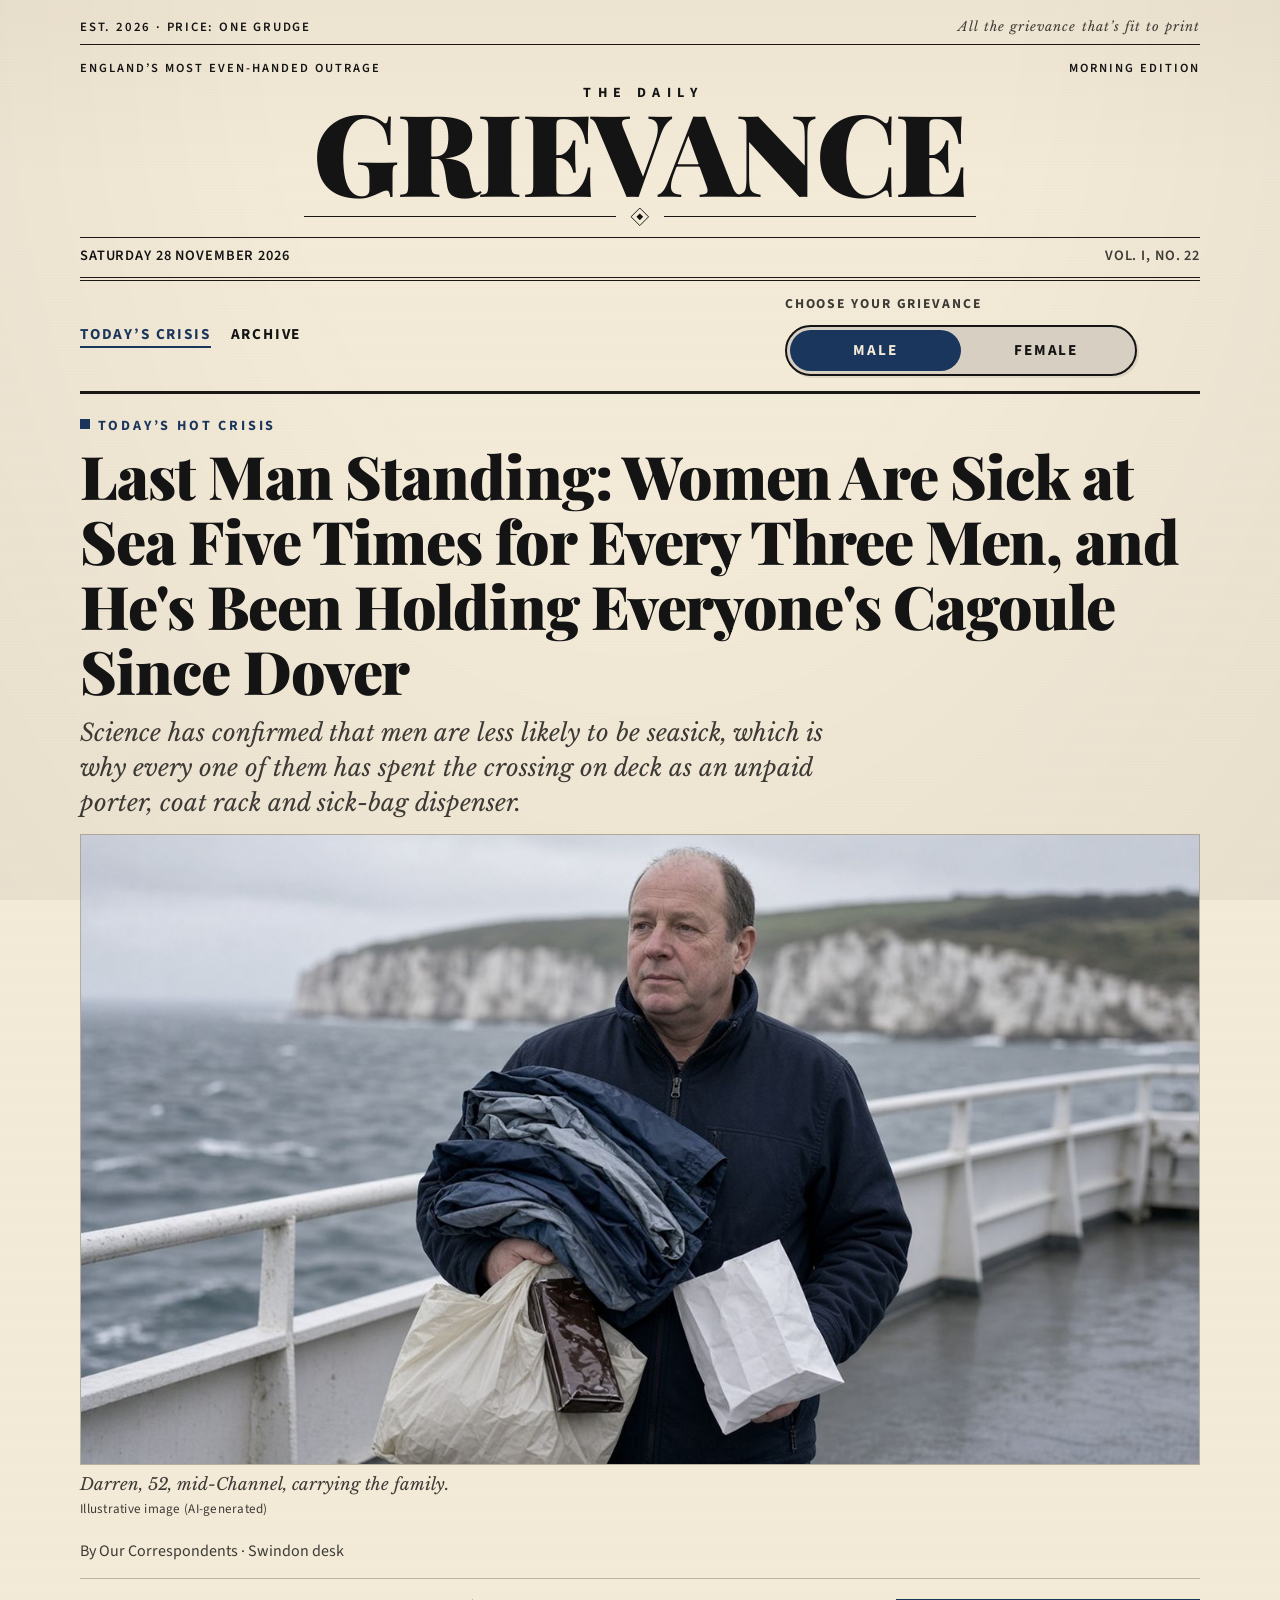
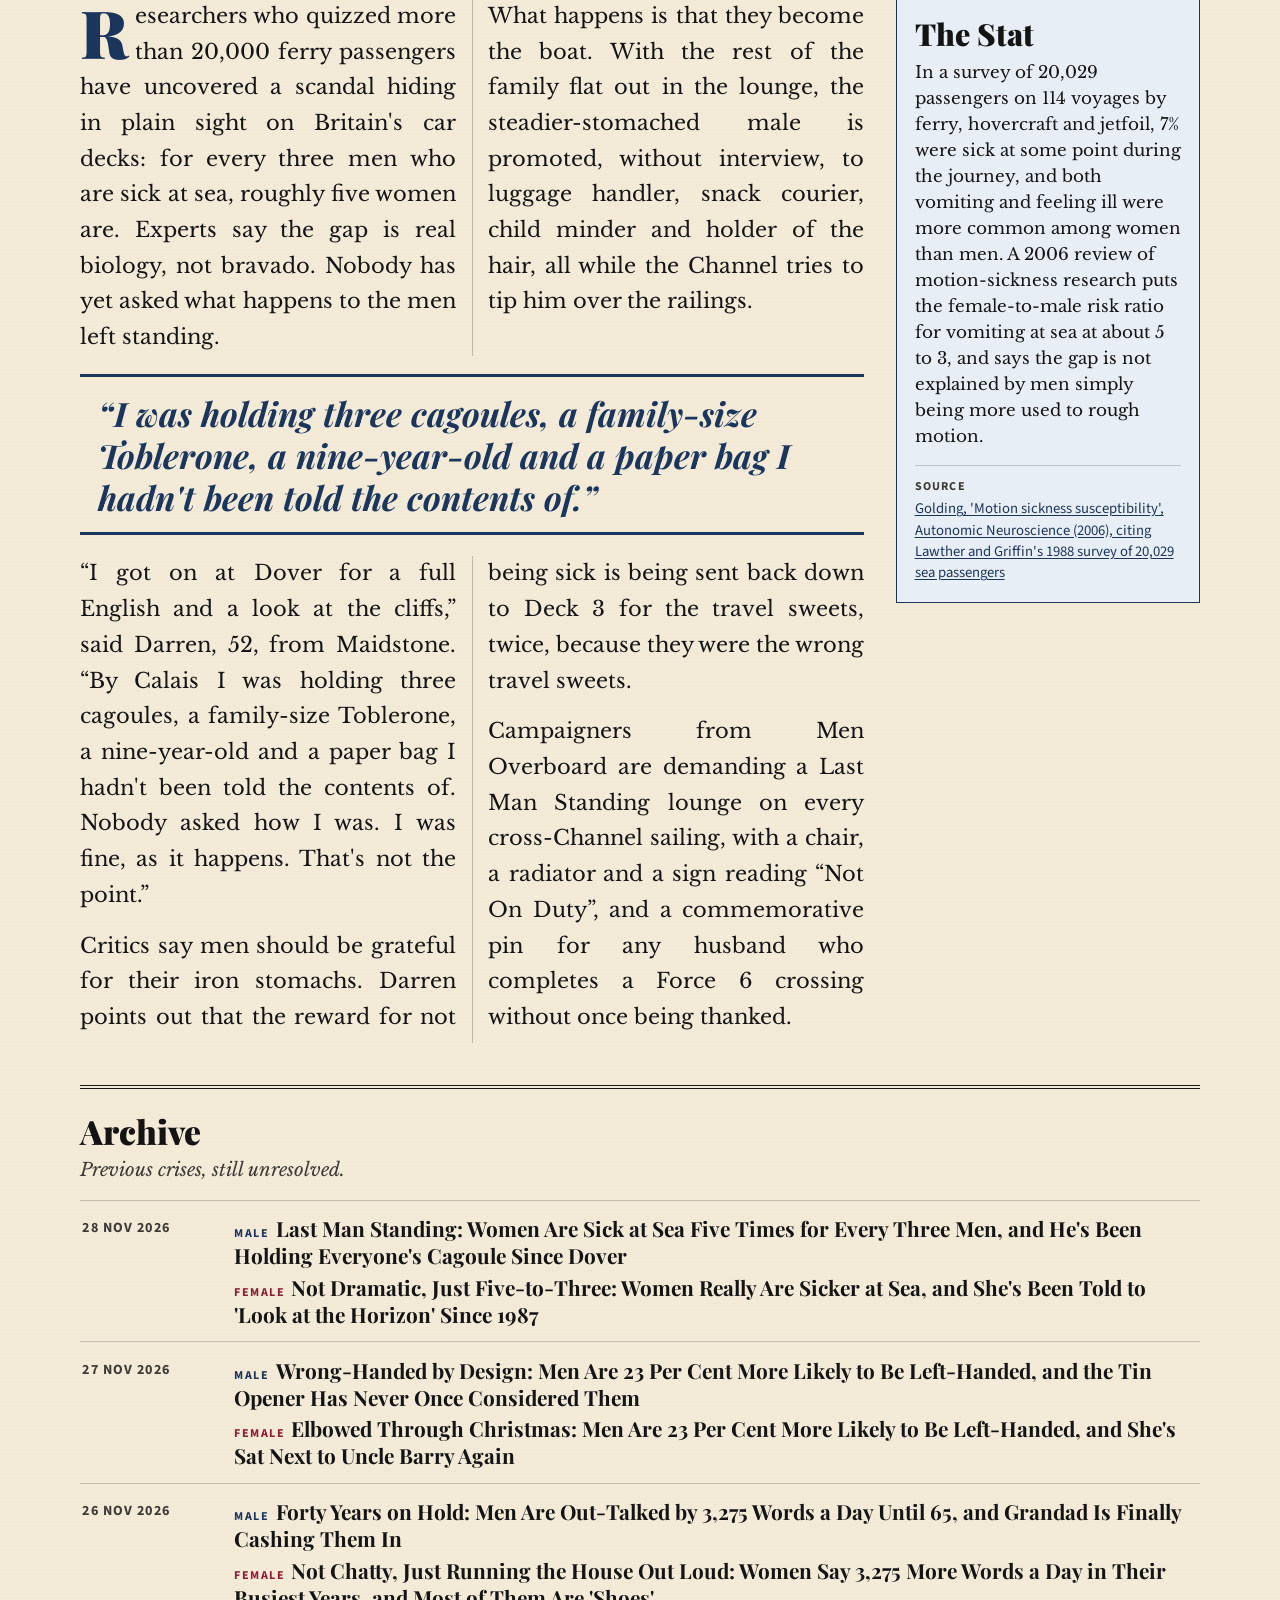
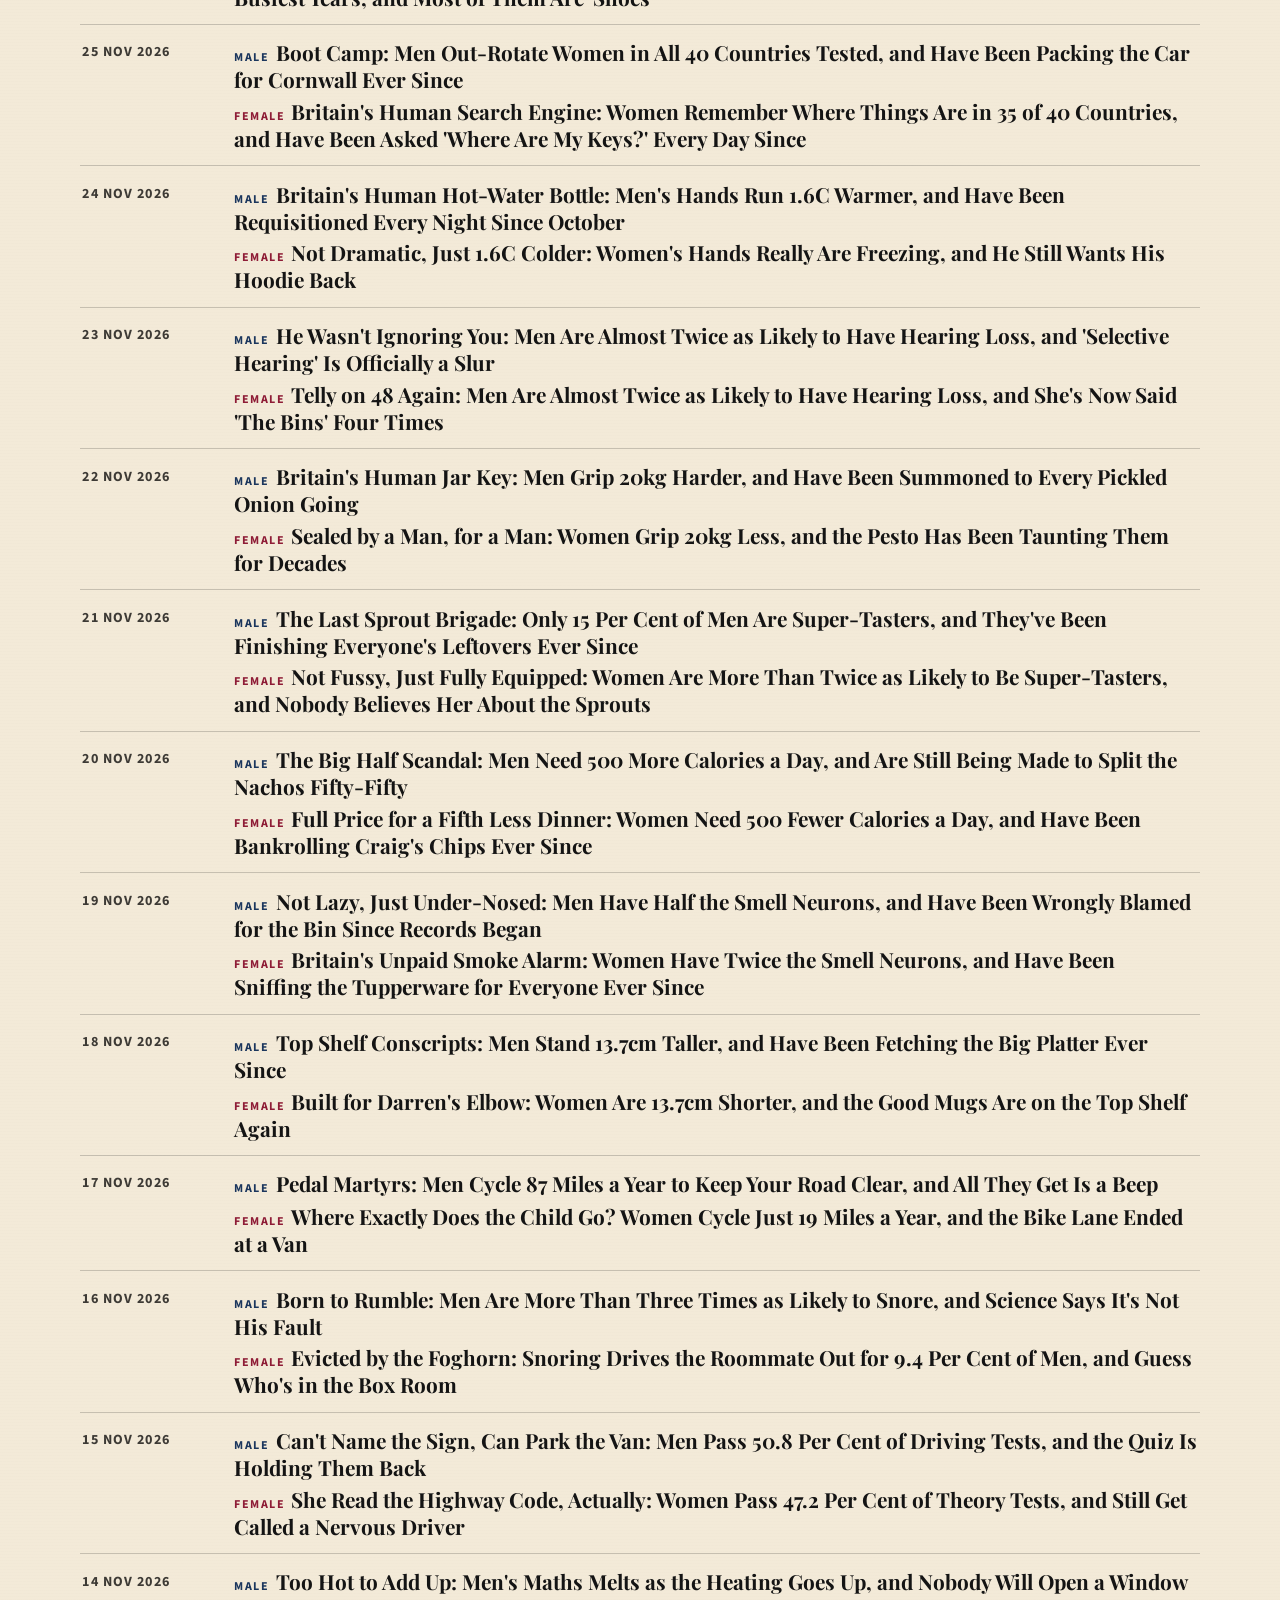
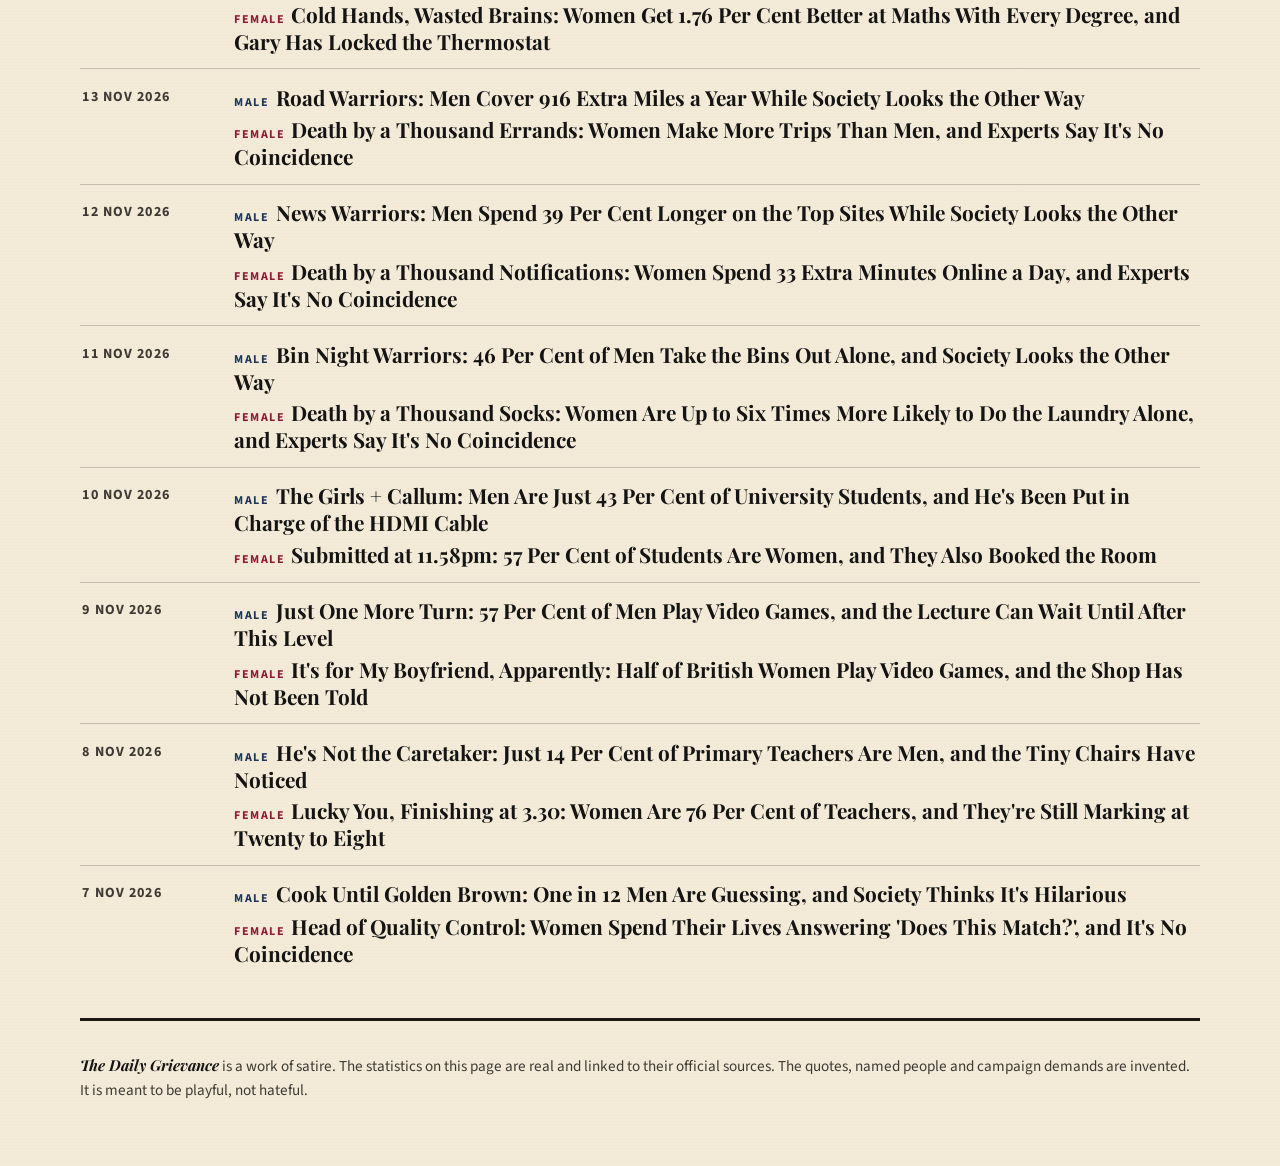
<file: index.html>
<!DOCTYPE html>
<html lang="en-GB" data-angle="male">
  <head>
    <meta charset="utf-8">
    <meta name="viewport" content="width=device-width, initial-scale=1">
    <title>The Daily Grievance</title>
    <meta name="description" content="Two angles. One set of facts. Endless outrage. A satirical British newspaper that tells each true statistic twice.">
    <link rel="icon" href="./favicon.svg" type="image/svg+xml">
    <link rel="preconnect" href="https://fonts.googleapis.com">
    <link rel="preconnect" href="https://fonts.gstatic.com" crossorigin>
    <link rel="stylesheet" href="https://fonts.googleapis.com/css2?family=Libre+Baskerville:ital,wght@0,400;0,700;1,400&amp;family=Playfair+Display:ital,wght@0,400;0,700;0,900;1,700&amp;family=Source+Sans+3:wght@400;600;700&amp;display=swap">
    <link rel="stylesheet" href="./css/styles.css">
    <script>
      (function () {
        try {
          var a = localStorage.getItem("grievance-angle");
          document.documentElement.dataset.angle = a === "female" ? "female" : "male";
        } catch (e) {}
      })();
    </script>
  </head>
  <body>
    <div class="page">
      <div class="top-bar">
        <span>Est. 2026 · Price: One Grudge</span>
        <span class="motto">All the grievance that’s fit to print</span>
      </div>

      <header class="masthead">
        <div class="masthead-meta">
          <span>England’s most even-handed outrage</span>
          <span class="right">Morning edition</span>
        </div>
        <p class="brand-kicker">The Daily</p>
        <h1 class="brand"><a href="./">Grievance</a></h1>
        <div class="masthead-rule" aria-hidden="true">
          <svg class="crest" viewBox="0 0 32 32" xmlns="http://www.w3.org/2000/svg">
            <path d="M16 3L29 16 16 29 3 16Z" fill="none" stroke="currentColor" stroke-width="1.4"/>
            <path d="M16 11L21 16 16 21 11 16Z" fill="currentColor"/>
          </svg>
        </div>
        <div class="dateline-row">
          <span id="dateline">Friday, 13 November 2026</span>
          <span class="issue" id="issue">Vol. I, No. 1</span>
        </div>
      </header>

      <div class="chrome-band">
        <nav class="site-nav" aria-label="Edition">
          <a href="./" aria-current="page">Today’s Crisis</a>
          <a href="./archive.html">Archive</a>
        </nav>
        <div class="angle-block">
          <span class="angle-label" id="angle-label">Choose your grievance</span>
          <div class="angle-toggle" role="group" aria-labelledby="angle-label">
            <span class="slider" aria-hidden="true"></span>
            <button type="button" data-angle="male" aria-pressed="true">Male</button>
            <button type="button" data-angle="female" aria-pressed="false">Female</button>
          </div>
          <p class="visually-hidden" id="angle-live" aria-live="polite"></p>
        </div>
      </div>

      <p id="loading" class="loading">Setting the type…</p>
      <p id="error" class="error hidden" role="alert"></p>
      <p id="back-latest" class="back-latest hidden">
        You are reading a back issue. <a href="./">Return to today’s edition</a>.
      </p>

      <article id="hot-crisis" class="hidden">
        <p class="kicker">Today’s Hot Crisis</p>
        <h2 class="headline" id="headline"></h2>
        <p class="standfirst" id="standfirst"></p>
        <figure class="lead-photo hidden" id="lead-photo">
          <img id="lead-image" alt="">
          <figcaption>
            <span class="caption" id="lead-caption"></span>
            <span class="credit">Illustrative image (AI-generated)</span>
          </figcaption>
        </figure>
        <p class="byline">By Our Correspondents · Swindon desk</p>

        <div class="story-grid">
          <div class="story-body" id="story-body"></div>
          <aside class="stat-box" aria-labelledby="stat-heading">
            <h2 id="stat-heading"><span>The Stat</span></h2>
            <p class="stat-summary" id="stat-summary"></p>
            <p class="stat-source" id="stat-source"></p>
          </aside>
        </div>
      </article>

      <section class="archive" id="archive" aria-labelledby="archive-heading">
        <h2 id="archive-heading">Archive</h2>
        <p class="archive-intro">Previous crises, still unresolved.</p>
        <ul class="archive-list" id="archive-list"></ul>
      </section>

      <footer class="site-footer">
        <p>
          <span class="footer-name">The Daily Grievance</span>
          is a work of satire. The statistics on this page are real and linked to their official sources.
          The quotes, named people and campaign demands are invented. It is meant to be playful, not hateful.
        </p>
      </footer>
    </div>
    <script src="./js/app.js" defer></script>
  </body>
</html>
</file>
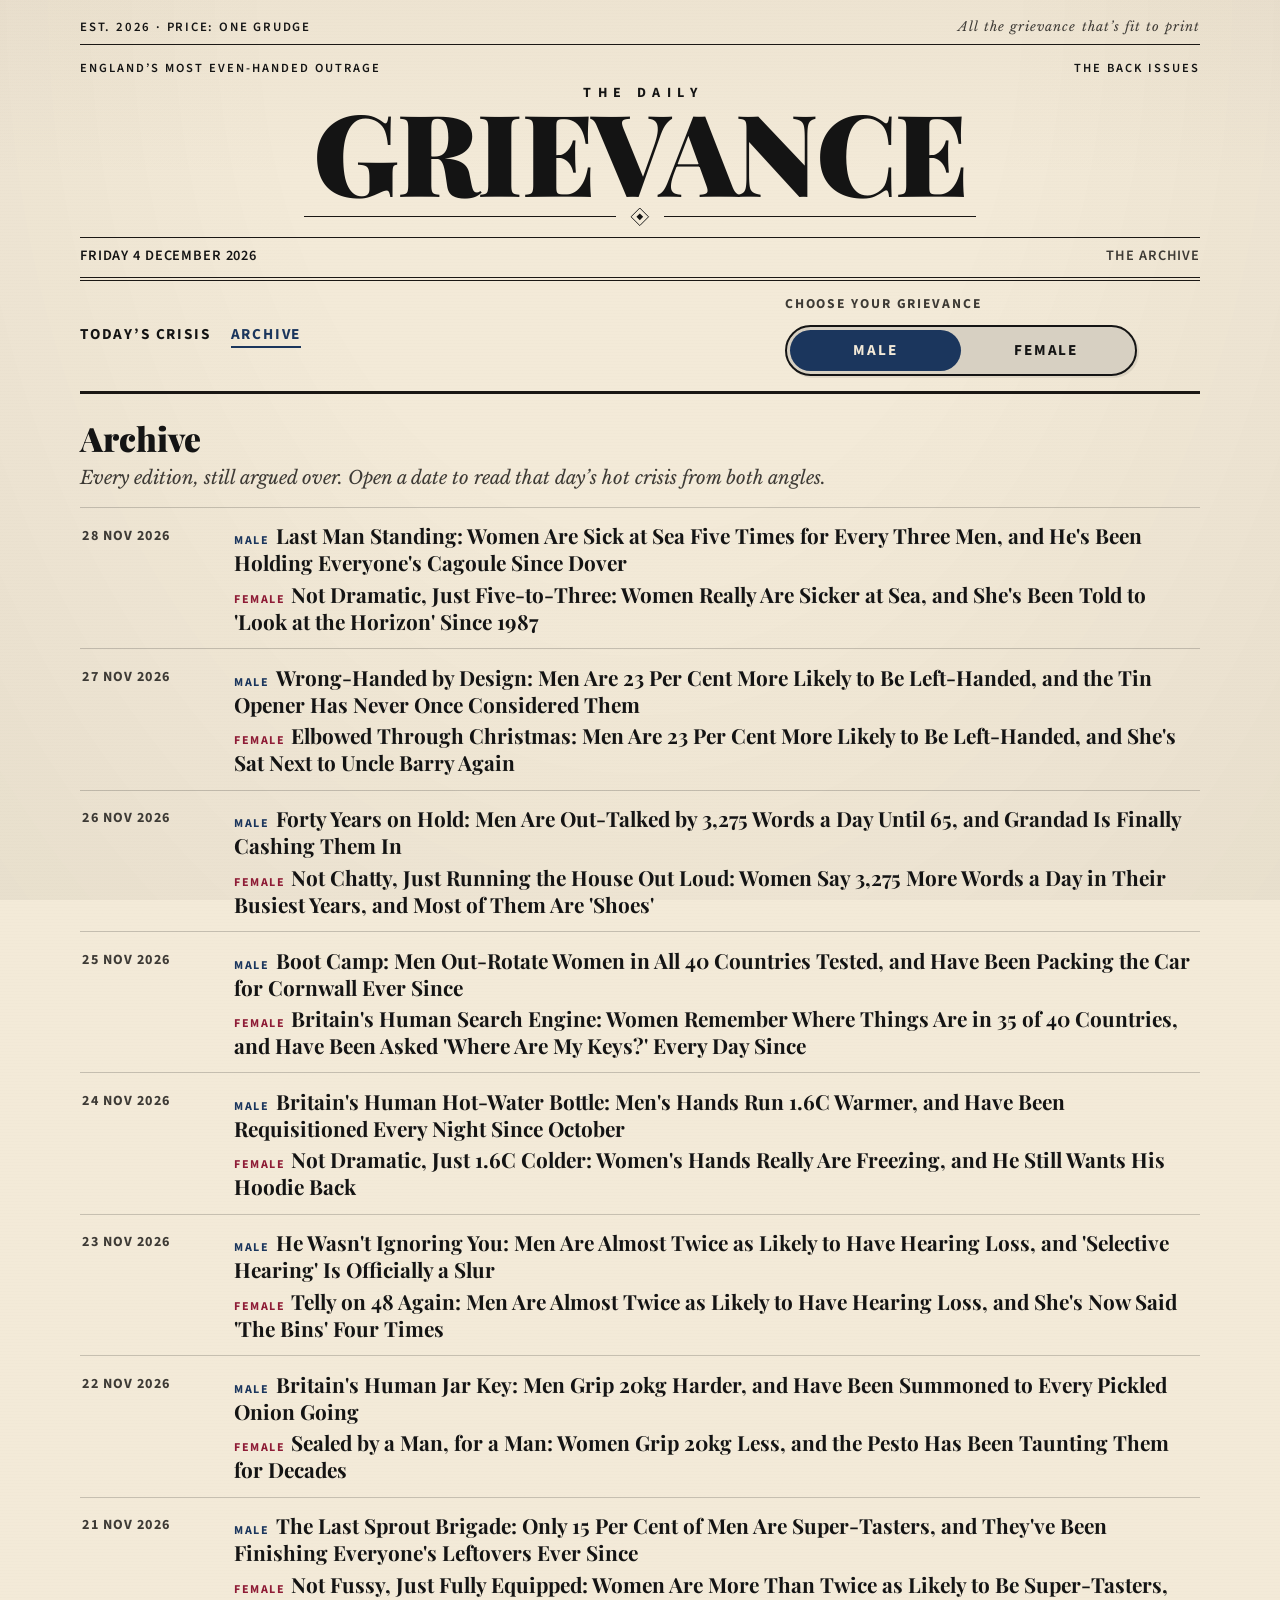
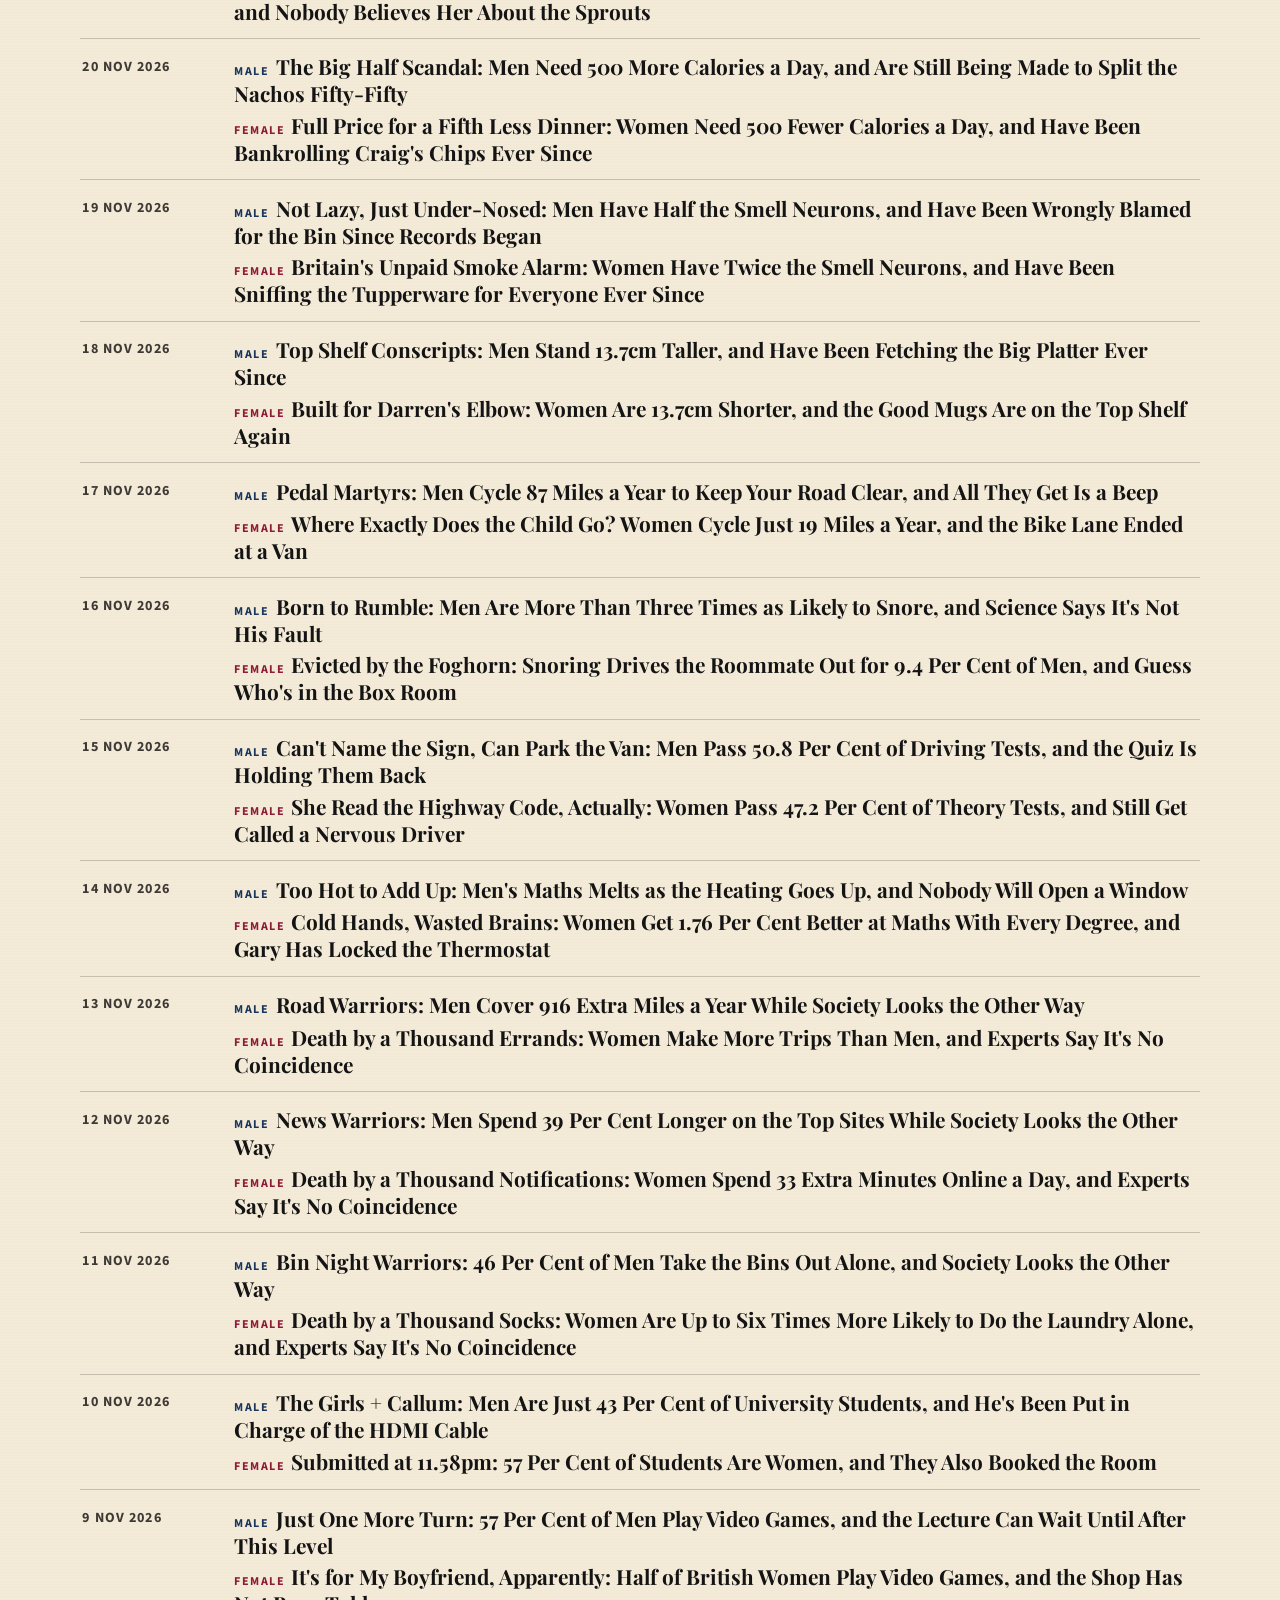
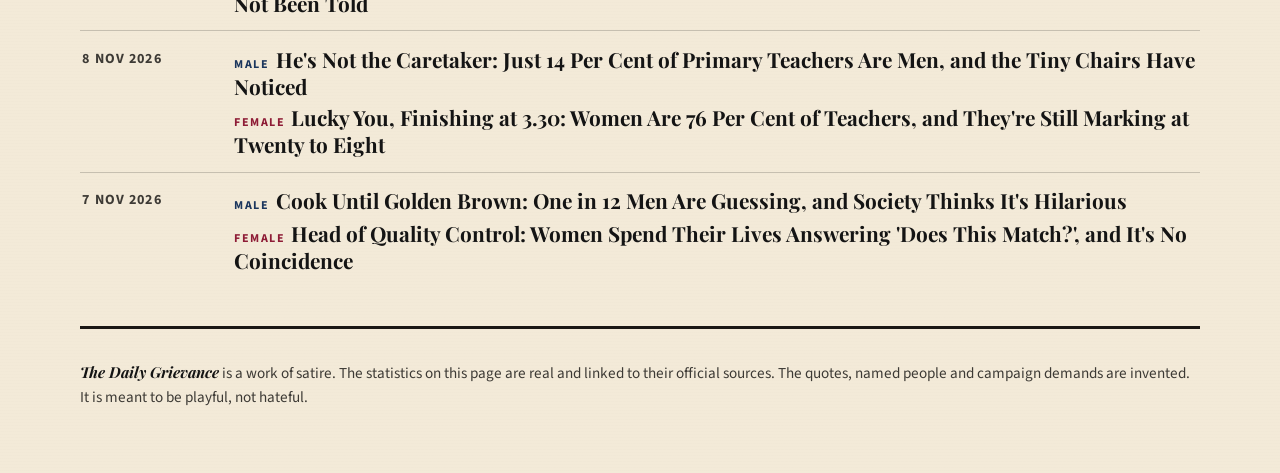
<file: archive.html>
<!DOCTYPE html>
<html lang="en-GB" data-angle="male">
  <head>
    <meta charset="utf-8">
    <meta name="viewport" content="width=device-width, initial-scale=1">
    <title>Archive — The Daily Grievance</title>
    <meta name="description" content="Back issues of The Daily Grievance: every hot crisis, told from both angles.">
    <link rel="icon" href="./favicon.svg" type="image/svg+xml">
    <link rel="preconnect" href="https://fonts.googleapis.com">
    <link rel="preconnect" href="https://fonts.gstatic.com" crossorigin>
    <link rel="stylesheet" href="https://fonts.googleapis.com/css2?family=Libre+Baskerville:ital,wght@0,400;0,700;1,400&amp;family=Playfair+Display:ital,wght@0,400;0,700;0,900;1,700&amp;family=Source+Sans+3:wght@400;600;700&amp;display=swap">
    <link rel="stylesheet" href="./css/styles.css">
    <script>
      (function () {
        try {
          var a = localStorage.getItem("grievance-angle");
          document.documentElement.dataset.angle = a === "female" ? "female" : "male";
        } catch (e) {}
      })();
    </script>
  </head>
  <body data-page="archive" class="archive-page">
    <div class="page">
      <div class="top-bar">
        <span>Est. 2026 · Price: One Grudge</span>
        <span class="motto">All the grievance that’s fit to print</span>
      </div>

      <header class="masthead">
        <div class="masthead-meta">
          <span>England’s most even-handed outrage</span>
          <span class="right">The back issues</span>
        </div>
        <p class="brand-kicker">The Daily</p>
        <h1 class="brand"><a href="./">Grievance</a></h1>
        <div class="masthead-rule" aria-hidden="true">
          <svg class="crest" viewBox="0 0 32 32" xmlns="http://www.w3.org/2000/svg">
            <path d="M16 3L29 16 16 29 3 16Z" fill="none" stroke="currentColor" stroke-width="1.4"/>
            <path d="M16 11L21 16 16 21 11 16Z" fill="currentColor"/>
          </svg>
        </div>
        <div class="dateline-row">
          <span id="dateline"></span>
          <span class="issue">The archive</span>
        </div>
      </header>

      <div class="chrome-band">
        <nav class="site-nav" aria-label="Edition">
          <a href="./">Today’s Crisis</a>
          <a href="./archive.html" aria-current="page">Archive</a>
        </nav>
        <div class="angle-block">
          <span class="angle-label" id="angle-label">Choose your grievance</span>
          <div class="angle-toggle" role="group" aria-labelledby="angle-label">
            <span class="slider" aria-hidden="true"></span>
            <button type="button" data-angle="male" aria-pressed="true">Male</button>
            <button type="button" data-angle="female" aria-pressed="false">Female</button>
          </div>
          <p class="visually-hidden" id="angle-live" aria-live="polite"></p>
        </div>
      </div>

      <p id="loading" class="loading">Dusting off the back issues…</p>
      <p id="error" class="error hidden" role="alert"></p>

      <section class="archive" aria-labelledby="archive-heading">
        <h2 id="archive-heading">Archive</h2>
        <p class="archive-intro">Every edition, still argued over. Open a date to read that day’s hot crisis from both angles.</p>
        <ul class="archive-list" id="archive-list"></ul>
      </section>

      <footer class="site-footer">
        <p>
          <span class="footer-name">The Daily Grievance</span>
          is a work of satire. The statistics on this page are real and linked to their official sources.
          The quotes, named people and campaign demands are invented. It is meant to be playful, not hateful.
        </p>
      </footer>
    </div>
    <script src="./js/app.js" defer></script>
  </body>
</html>
</file>
<file: css/styles.css>
/* The Daily Grievance — newspaper chrome */

:root,
[data-angle="male"] {
  --paper: #f3ead8;
  --paper-deep: #e7dcc4;
  --ink: #141414;
  --ink-soft: #3d3a35;
  --rule: #1a1714;
  --accent: #1b365d;
  --accent-hot: #2b5282;
  --accent-soft: #d5deeb;
  --accent-ink: #f3ead8;
  --stat-bg: #e8eef6;
  --toggle-track: #d7d0c2;
  --shadow: rgba(20, 20, 20, 0.08);
  --grain: rgba(80, 50, 20, 0.035);
}

[data-angle="female"] {
  --accent: #8e1c36;
  --accent-hot: #b42346;
  --accent-soft: #f3d4db;
  --accent-ink: #f8efe8;
  --stat-bg: #f6e6ea;
  --paper: #f7e8e1;
  --paper-deep: #edd7ce;
  --toggle-track: #e4d4ce;
}

*,
*::before,
*::after {
  box-sizing: border-box;
}

html {
  font-size: 16px;
  scroll-behavior: smooth;
}

body {
  margin: 0;
  min-height: 100vh;
  color: var(--ink);
  background-color: var(--paper);
  background-image:
    linear-gradient(180deg, var(--grain), transparent 180px),
    repeating-linear-gradient(
      0deg,
      transparent,
      transparent 2px,
      rgba(40, 30, 20, 0.015) 3px
    );
  font-family: "Libre Baskerville", Georgia, "Times New Roman", Times, serif;
  transition: background-color 0.45s ease, color 0.3s ease;
}

body::before {
  content: "";
  position: fixed;
  inset: 0;
  pointer-events: none;
  background:
    radial-gradient(ellipse at top, transparent 40%, rgba(40, 30, 10, 0.05) 100%);
  z-index: 0;
}

img {
  max-width: 100%;
}

a {
  color: var(--accent);
  text-underline-offset: 0.15em;
}

a:hover {
  color: var(--accent-hot);
}

:focus-visible {
  outline: 2px solid var(--accent);
  outline-offset: 3px;
}

.page {
  position: relative;
  z-index: 1;
  width: min(1120px, calc(100% - 1.5rem));
  margin: 0 auto;
  padding: 0.75rem 0 3rem;
}

/* —— Top bar —— */

.top-bar {
  display: flex;
  justify-content: space-between;
  align-items: baseline;
  gap: 1rem;
  font-family: "Source Sans 3", "Helvetica Neue", Helvetica, Arial, sans-serif;
  font-size: 0.8rem;
  font-weight: 600;
  letter-spacing: 0.14em;
  text-transform: uppercase;
  padding: 0.35rem 0 0.55rem;
  border-bottom: 1px solid var(--rule);
}

.top-bar .motto {
  letter-spacing: 0.08em;
  font-style: italic;
  font-weight: 400;
  text-transform: none;
  font-family: "Libre Baskerville", Georgia, serif;
  color: var(--ink-soft);
}

/* —— Masthead —— */

.masthead {
  text-align: center;
  padding: 0.85rem 0 0.7rem;
  border-bottom: 4px double var(--rule);
}

.masthead-meta {
  display: flex;
  justify-content: space-between;
  align-items: center;
  gap: 1rem;
  font-family: "Source Sans 3", "Helvetica Neue", Helvetica, Arial, sans-serif;
  font-size: 0.78rem;
  letter-spacing: 0.16em;
  text-transform: uppercase;
  font-weight: 600;
  margin-bottom: 0.35rem;
}

.brand-kicker {
  display: block;
  font-family: "Source Sans 3", "Helvetica Neue", Helvetica, Arial, sans-serif;
  font-size: 0.88rem;
  font-weight: 700;
  letter-spacing: 0.46em;
  text-indent: 0.46em;
  text-transform: uppercase;
  margin: 0 0 0.1rem;
}

.brand {
  margin: 0;
  font-family: "Playfair Display", "Times New Roman", Times, serif;
  font-weight: 900;
  font-size: clamp(3rem, 11vw, 7.1rem);
  line-height: 0.82;
  letter-spacing: -0.015em;
  text-transform: uppercase;
}

.brand a {
  color: inherit;
  text-decoration: none;
}

.masthead-rule {
  display: flex;
  align-items: center;
  gap: 0.85rem;
  margin: 0.55rem auto 0.15rem;
  max-width: 42rem;
}

.masthead-rule::before,
.masthead-rule::after {
  content: "";
  flex: 1;
  height: 1px;
  background: var(--rule);
}

.crest {
  width: 1.35rem;
  height: 1.35rem;
  flex: none;
}

.dateline-row {
  display: flex;
  justify-content: space-between;
  align-items: baseline;
  gap: 1rem;
  margin-top: 0.55rem;
  padding-top: 0.45rem;
  border-top: 1px solid var(--rule);
  font-family: "Source Sans 3", "Helvetica Neue", Helvetica, Arial, sans-serif;
  font-size: 0.9rem;
  letter-spacing: 0.06em;
  text-transform: uppercase;
  font-weight: 600;
}

.dateline-row .issue {
  color: var(--ink-soft);
}

/* —— Nav + toggle band —— */

.chrome-band {
  display: flex;
  flex-wrap: wrap;
  align-items: center;
  justify-content: space-between;
  gap: 0.85rem 1.25rem;
  padding: 0.85rem 0 0.95rem;
  border-bottom: 3px solid var(--rule);
  margin-bottom: 1.35rem;
}

.site-nav {
  display: flex;
  gap: 1.25rem;
  font-family: "Source Sans 3", "Helvetica Neue", Helvetica, Arial, sans-serif;
  font-size: 0.95rem;
  font-weight: 700;
  letter-spacing: 0.12em;
  text-transform: uppercase;
}

.site-nav a {
  color: var(--ink);
  text-decoration: none;
  border-bottom: 2px solid transparent;
  padding-bottom: 0.1rem;
}

.site-nav a:hover,
.site-nav a[aria-current="page"] {
  border-bottom-color: var(--accent);
  color: var(--accent);
}

.angle-block {
  display: flex;
  flex-wrap: wrap;
  align-items: center;
  gap: 0.7rem 1rem;
  margin-left: auto;
}

.angle-label {
  font-family: "Source Sans 3", "Helvetica Neue", Helvetica, Arial, sans-serif;
  font-size: 0.85rem;
  font-weight: 700;
  letter-spacing: 0.14em;
  text-transform: uppercase;
  color: var(--ink-soft);
}

.angle-toggle {
  position: relative;
  display: grid;
  grid-template-columns: 1fr 1fr;
  width: min(22rem, 100%);
  background: var(--toggle-track);
  border: 2px solid var(--ink);
  border-radius: 999px;
  padding: 0.2rem;
  box-shadow: 2px 2px 0 var(--shadow);
}

.angle-toggle .slider {
  position: absolute;
  top: 0.2rem;
  bottom: 0.2rem;
  left: 0.2rem;
  width: calc(50% - 0.2rem);
  background: var(--accent);
  border-radius: 999px;
  transition: transform 0.28s cubic-bezier(0.22, 1, 0.36, 1), background-color 0.35s ease;
  z-index: 0;
  pointer-events: none;
}

[data-angle="female"] .angle-toggle .slider {
  transform: translateX(100%);
}

.angle-toggle button {
  position: relative;
  z-index: 1;
  appearance: none;
  border: 0;
  background: transparent;
  color: var(--ink);
  font-family: "Source Sans 3", "Helvetica Neue", Helvetica, Arial, sans-serif;
  font-size: 0.95rem;
  font-weight: 700;
  letter-spacing: 0.12em;
  text-transform: uppercase;
  padding: 0.6rem 1rem;
  cursor: pointer;
  border-radius: 999px;
  transition: color 0.25s ease;
}

.angle-toggle button[aria-pressed="true"] {
  color: var(--accent-ink);
}

/* —— Story —— */

.kicker {
  margin: 0 0 0.45rem;
  font-family: "Source Sans 3", "Helvetica Neue", Helvetica, Arial, sans-serif;
  font-size: 0.88rem;
  font-weight: 700;
  letter-spacing: 0.2em;
  text-transform: uppercase;
  color: var(--accent);
  transition: color 0.35s ease;
}

.kicker::before {
  content: "";
  display: inline-block;
  width: 0.65rem;
  height: 0.65rem;
  margin-right: 0.45rem;
  background: var(--accent);
  vertical-align: 0.05rem;
}

.headline {
  margin: 0 0 0.85rem;
  font-family: "Playfair Display", "Times New Roman", Times, serif;
  font-weight: 900;
  font-size: clamp(2.15rem, 5vw, 3.75rem);
  line-height: 1.08;
  letter-spacing: -0.015em;
}

.standfirst {
  margin: 0 0 0.85rem;
  font-size: clamp(1.2rem, 2.2vw, 1.5rem);
  line-height: 1.45;
  font-style: italic;
  color: var(--ink-soft);
  max-width: 48rem;
}

.byline {
  margin: 0 0 1.25rem;
  font-family: "Source Sans 3", "Helvetica Neue", Helvetica, Arial, sans-serif;
  font-size: 1rem;
  color: var(--ink-soft);
  padding-bottom: 1rem;
  border-bottom: 1px solid rgba(20, 20, 20, 0.25);
}


/* —— Lead photo —— */

.lead-photo {
  margin: 0 0 1.35rem;
  padding: 0;
}

.lead-photo img {
  display: block;
  width: 100%;
  height: auto;
  border: 1px solid rgba(20, 20, 20, 0.28);
}

.lead-photo figcaption {
  margin: 0.5rem 0 0;
  line-height: 1.4;
  color: var(--ink-soft);
}

.lead-photo .caption {
  font-family: "Libre Baskerville", Georgia, "Times New Roman", Times, serif;
  font-style: italic;
  font-size: 1.05rem;
}

.lead-photo .credit {
  display: block;
  margin-top: 0.2rem;
  font-family: "Source Sans 3", "Helvetica Neue", Helvetica, Arial, sans-serif;
  font-size: 0.82rem;
  font-style: normal;
  letter-spacing: 0.02em;
}

.story-grid {
  display: grid;
  grid-template-columns: 1fr;
  gap: 1.5rem 2rem;
  align-items: start;
}

@media (min-width: 840px) {
  .story-grid {
    grid-template-columns: minmax(0, 1fr) 19rem;
  }
}

.story-body {
  font-size: 1.3125rem;
  line-height: 1.7;
  text-align: justify;
  hyphens: auto;
  -webkit-hyphens: auto;
}

@media (min-width: 700px) {
  .story-body {
    column-count: 2;
    column-gap: 2rem;
    column-rule: 1px solid rgba(20, 20, 20, 0.22);
  }
}

.story-body p {
  margin: 0 0 0.95rem;
}

.story-body p:first-of-type::first-letter {
  font-family: "Playfair Display", "Times New Roman", Times, serif;
  font-weight: 900;
  float: left;
  font-size: 4.15rem;
  line-height: 0.75;
  padding: 0.12em 0.1em 0 0;
  color: var(--accent);
}

.pull-quote {
  column-span: all;
  margin: 1.15rem 0 1.35rem;
  padding: 0.9rem 1rem 0.9rem 1.15rem;
  border-top: 3px solid var(--accent);
  border-bottom: 3px solid var(--accent);
  font-family: "Playfair Display", "Times New Roman", Times, serif;
  font-size: clamp(1.5rem, 2.8vw, 2.1rem);
  font-style: italic;
  font-weight: 700;
  line-height: 1.25;
  color: var(--accent);
  text-align: left;
  hyphens: none;
}

.pull-quote::before {
  content: "“";
}

.pull-quote::after {
  content: "”";
}

/* —— The Stat —— */

.stat-box {
  background: var(--stat-bg);
  border: 1px solid var(--accent);
  padding: 1.05rem 1.1rem 1.15rem;
  position: relative;
  transition: background-color 0.35s ease, border-color 0.35s ease;
}

@media (min-width: 840px) {
  .stat-box {
    position: sticky;
    top: 1rem;
  }
}

.stat-box h2 {
  margin: 0 0 0.65rem;
  font-family: "Source Sans 3", "Helvetica Neue", Helvetica, Arial, sans-serif;
  font-size: 0.82rem;
  font-weight: 700;
  letter-spacing: 0.2em;
  text-transform: uppercase;
  color: var(--accent);
}

.stat-box h2 span {
  display: block;
  font-family: "Playfair Display", "Times New Roman", Times, serif;
  font-size: 1.9rem;
  letter-spacing: 0;
  text-transform: none;
  font-weight: 900;
  color: var(--ink);
  line-height: 1;
  margin-top: 0.15rem;
}

.stat-summary {
  margin: 0 0 0.9rem;
  font-size: 1.05rem;
  line-height: 1.55;
  text-align: left;
  hyphens: auto;
}

.stat-source {
  margin: 0;
  padding-top: 0.75rem;
  border-top: 1px solid rgba(20, 20, 20, 0.2);
  font-family: "Source Sans 3", "Helvetica Neue", Helvetica, Arial, sans-serif;
  font-size: 0.92rem;
  line-height: 1.45;
}

.stat-source .label {
  display: block;
  font-weight: 700;
  letter-spacing: 0.1em;
  text-transform: uppercase;
  font-size: 0.75rem;
  margin-bottom: 0.2rem;
  color: var(--ink-soft);
}

/* —— Archive —— */

.archive {
  margin-top: 2.6rem;
  padding-top: 1.25rem;
  border-top: 4px double var(--rule);
}

.archive h2 {
  margin: 0 0 0.35rem;
  font-family: "Playfair Display", "Times New Roman", Times, serif;
  font-size: 2.1rem;
  font-weight: 900;
}

.archive-intro {
  margin: 0 0 1.15rem;
  color: var(--ink-soft);
  font-style: italic;
  font-size: 1.15rem;
}

.archive-list {
  list-style: none;
  margin: 0;
  padding: 0;
  display: grid;
  gap: 0;
}

.archive-list li {
  border-top: 1px solid rgba(20, 20, 20, 0.2);
}

.archive-list a {
  display: grid;
  grid-template-columns: 8.5rem 1fr;
  gap: 1rem;
  padding: 0.9rem 0.15rem;
  text-decoration: none;
  color: inherit;
}

.archive-list a:hover .archive-headlines {
  color: var(--accent);
}

.archive-date {
  font-family: "Source Sans 3", "Helvetica Neue", Helvetica, Arial, sans-serif;
  font-size: 0.88rem;
  font-weight: 700;
  letter-spacing: 0.08em;
  text-transform: uppercase;
  color: var(--ink-soft);
  padding-top: 0.2rem;
}

.archive-headlines {
  display: flex;
  flex-direction: column;
  gap: 0.35rem;
  transition: color 0.2s ease;
}

.archive-headlines strong {
  font-family: "Playfair Display", "Times New Roman", Times, serif;
  font-size: 1.3rem;
  font-weight: 700;
  line-height: 1.25;
}

.archive-headlines .which {
  font-family: "Source Sans 3", "Helvetica Neue", Helvetica, Arial, sans-serif;
  font-size: 0.75rem;
  font-weight: 700;
  letter-spacing: 0.12em;
  text-transform: uppercase;
  margin-right: 0.4rem;
}

.archive-headlines .which.male {
  color: #1b365d;
}

.archive-headlines .which.female {
  color: #8e1c36;
}

.archive-page .archive {
  margin-top: 0;
  border-top: 0;
  padding-top: 0;
}

.back-latest {
  margin: 0 0 1.1rem;
  font-family: "Source Sans 3", "Helvetica Neue", Helvetica, Arial, sans-serif;
  font-size: 0.95rem;
}

/* —— States —— */

.loading,
.error,
.empty {
  font-style: italic;
  color: var(--ink-soft);
  padding: 1.5rem 0 2rem;
}

.error {
  color: var(--accent);
}

.hidden {
  display: none !important;
}

.visually-hidden {
  position: absolute;
  width: 1px;
  height: 1px;
  padding: 0;
  margin: -1px;
  overflow: hidden;
  clip: rect(0, 0, 0, 0);
  white-space: nowrap;
  border: 0;
}

/* —— Footer —— */

.site-footer {
  margin-top: 2.4rem;
  padding-top: 1.1rem;
  border-top: 3px solid var(--rule);
  font-family: "Source Sans 3", "Helvetica Neue", Helvetica, Arial, sans-serif;
  font-size: 0.95rem;
  line-height: 1.55;
  color: var(--ink-soft);
}

.site-footer strong {
  color: var(--ink);
  font-weight: 700;
}

.footer-name {
  font-family: "Playfair Display", "Times New Roman", Times, serif;
  font-style: italic;
  font-weight: 700;
  color: var(--ink);
}

/* —— Mobile —— */

@media (max-width: 839px) {
  .story-grid {
    display: flex;
    flex-direction: column;
  }

  .stat-box {
    order: -1;
    margin-bottom: 0.25rem;
  }
}

@media (max-width: 699px) {
  .page {
    width: min(100% - 1.2rem, 1120px);
  }

  .top-bar {
    justify-content: center;
    text-align: center;
  }

  .top-bar .motto,
  .masthead-meta {
    display: none;
  }

  .brand {
    font-size: clamp(2.4rem, 14vw, 3.6rem);
  }

  .dateline-row {
    flex-direction: column;
    align-items: center;
    gap: 0.2rem;
    text-align: center;
  }

  .chrome-band {
    flex-direction: column;
    align-items: stretch;
  }

  .site-nav {
    justify-content: center;
  }

  .angle-block {
    margin-left: 0;
    flex-direction: column;
    align-items: stretch;
    text-align: center;
  }

  .angle-toggle {
    width: 100%;
  }


  .story-body {
    text-align: left;
    font-size: 1.1875rem;
  }

  .lead-photo .caption {
    font-size: 0.98rem;
  }

  .standfirst {
    font-size: 1.2rem;
  }

  .archive-list a {
    grid-template-columns: 1fr;
    gap: 0.25rem;
  }
}

@media (prefers-reduced-motion: reduce) {
  html {
    scroll-behavior: auto;
  }

  *,
  *::before,
  *::after {
    transition: none !important;
    animation: none !important;
  }
}

@media print {
  body {
    background: #fff;
  }

  .angle-block,
  .site-nav,
  .site-footer {
    break-inside: avoid;
  }

  .stat-box {
    position: static;
  }
}
</file>
